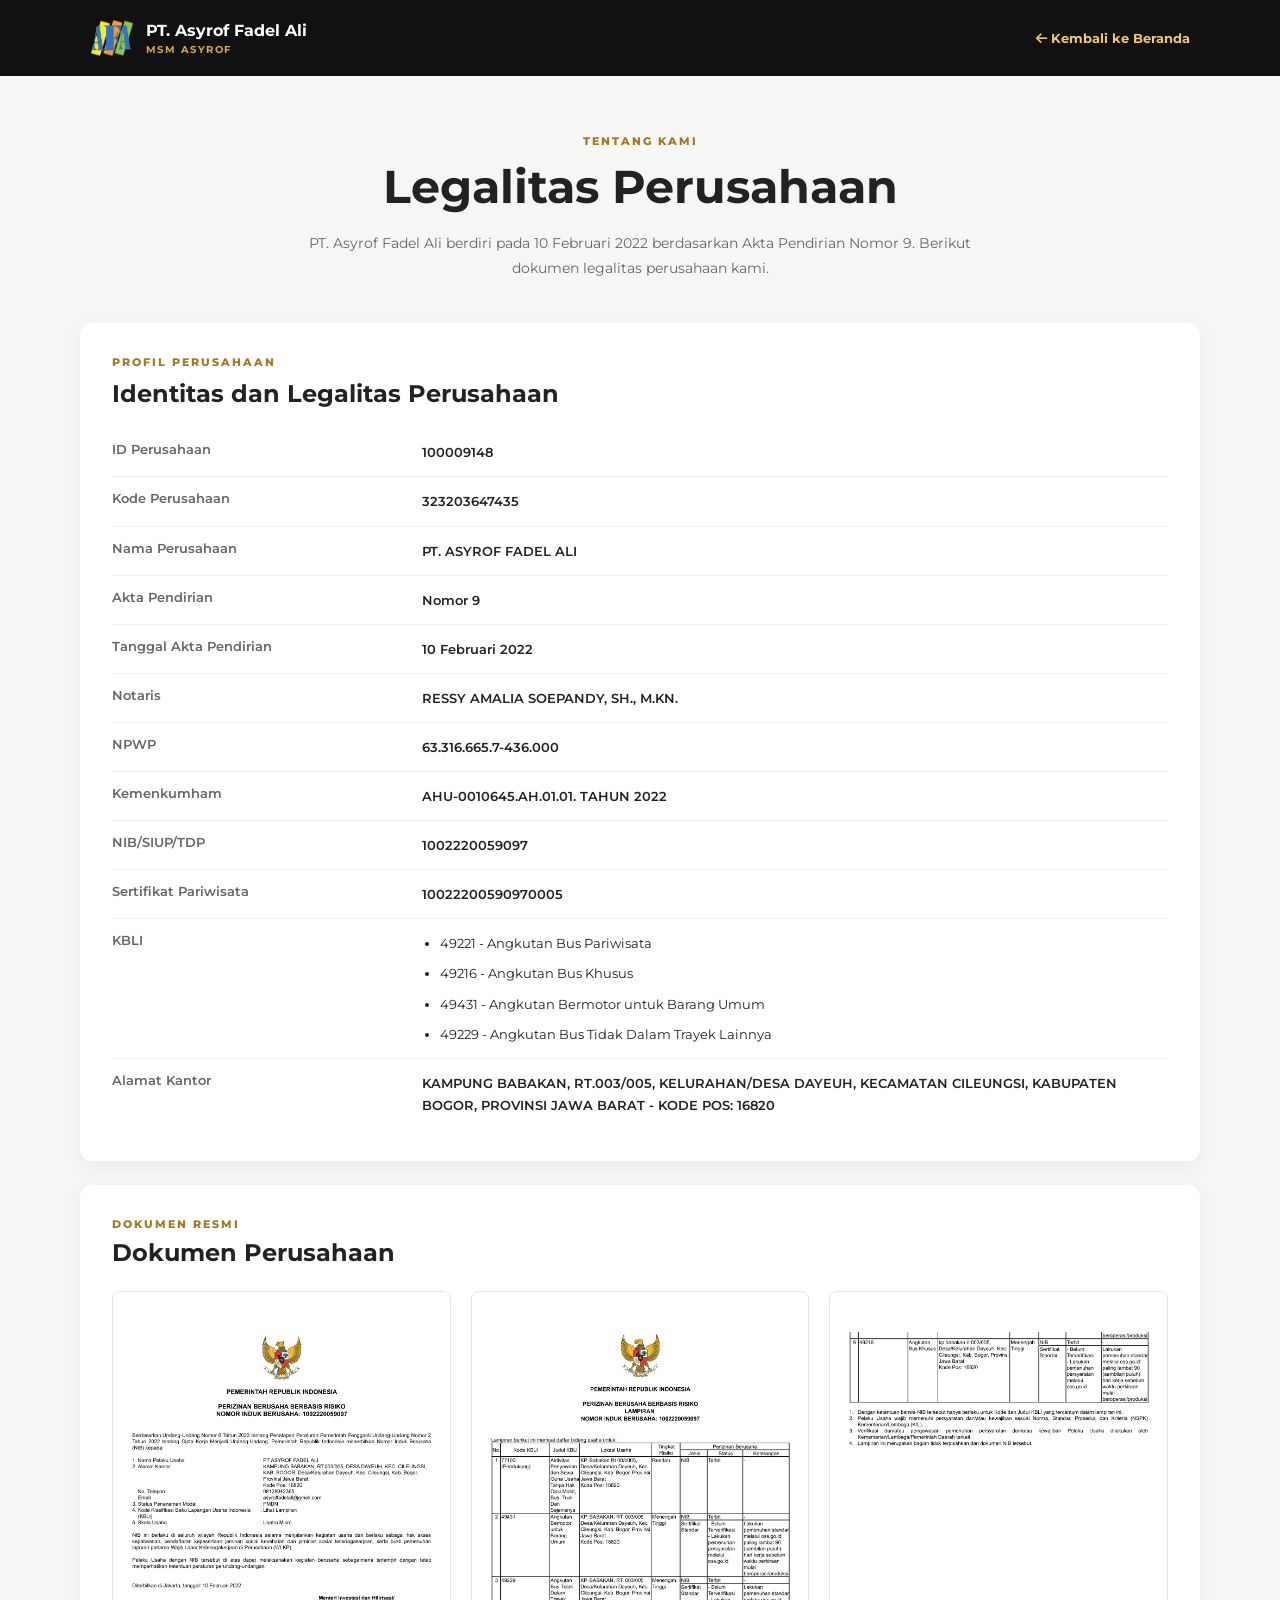
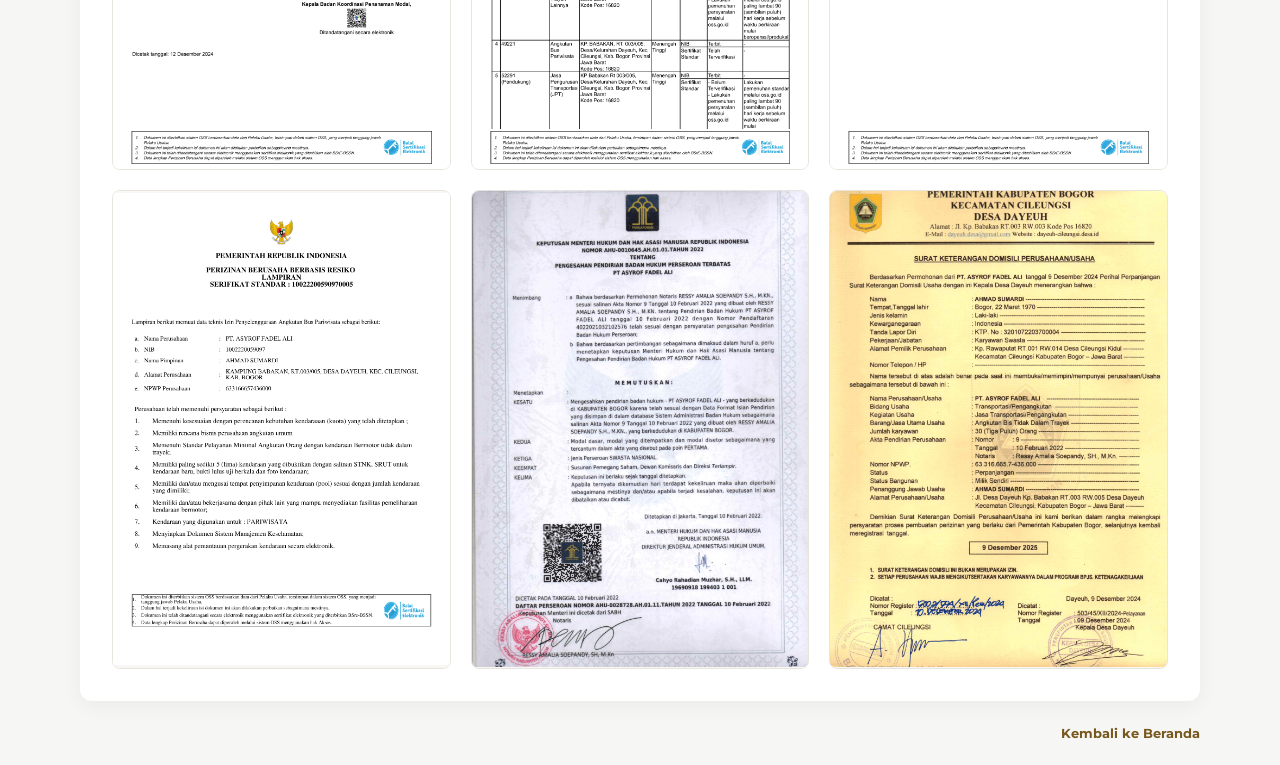
<file: legalitas.html>
<!DOCTYPE html>
<html lang="id">
<head>
    <meta charset="UTF-8">
    <meta name="viewport" content="width=device-width, initial-scale=1.0">
    <meta name="description" content="Profil dan dokumen legalitas PT. Asyrof Fadel Ali.">
    <title>Tentang Kami | PT. Asyrof Fadel Ali</title>
    <link rel="stylesheet" href="legalitas.css">
    <link rel="preconnect" href="https://fonts.googleapis.com">
    <link rel="preconnect" href="https://fonts.gstatic.com" crossorigin>
    <link href="https://fonts.googleapis.com/css2?family=Montserrat:wght@400;500;600;700;800&display=swap" rel="stylesheet">
    <link rel="stylesheet" href="https://cdnjs.cloudflare.com/ajax/libs/font-awesome/6.5.2/css/all.min.css">
</head>
<body>
    <header class="legal-navbar">
        <a class="legal-brand" href="index.html#home">
            <img src="images/logomsm.png" alt="Logo MSM ASYROF">
            <span>PT. Asyrof Fadel Ali<small>MSM ASYROF</small></span>
        </a>
        <a class="legal-home-link" href="index.html#home"><i class="fa-solid fa-arrow-left" aria-hidden="true"></i> Kembali ke Beranda</a>
    </header>

    <main>
        <section class="legal-intro">
            <p class="legal-eyebrow">TENTANG KAMI</p>
            <h1>Legalitas Perusahaan</h1>
            <p class="legal-summary">
                PT. Asyrof Fadel Ali berdiri pada 10 Februari 2022 berdasarkan Akta Pendirian Nomor 9.
                Berikut dokumen legalitas perusahaan kami.
            </p>
        </section>

        <section class="company-information" aria-labelledby="company-information-heading">
            <p class="legal-eyebrow">PROFIL PERUSAHAAN</p>
            <h2 id="company-information-heading">Identitas dan Legalitas Perusahaan</h2>
            <dl class="company-details">
                <div class="company-detail-row">
                    <dt>ID Perusahaan</dt>
                    <dd>100009148</dd>
                </div>
                <div class="company-detail-row">
                    <dt>Kode Perusahaan</dt>
                    <dd>323203647435</dd>
                </div>
                <div class="company-detail-row">
                    <dt>Nama Perusahaan</dt>
                    <dd>PT. ASYROF FADEL ALI</dd>
                </div>
                <div class="company-detail-row">
                    <dt>Akta Pendirian</dt>
                    <dd>Nomor 9</dd>
                </div>
                <div class="company-detail-row">
                    <dt>Tanggal Akta Pendirian</dt>
                    <dd>10 Februari 2022</dd>
                </div>
                <div class="company-detail-row">
                    <dt>Notaris</dt>
                    <dd>RESSY AMALIA SOEPANDY, SH., M.KN.</dd>
                </div>
                <div class="company-detail-row">
                    <dt>NPWP</dt>
                    <dd>63.316.665.7-436.000</dd>
                </div>
                <div class="company-detail-row">
                    <dt>Kemenkumham</dt>
                    <dd>AHU-0010645.AH.01.01. TAHUN 2022</dd>
                </div>
                <div class="company-detail-row">
                    <dt>NIB/SIUP/TDP</dt>
                    <dd>1002220059097</dd>
                </div>
                <div class="company-detail-row">
                    <dt>Sertifikat Pariwisata</dt>
                    <dd>10022200590970005</dd>
                </div>
                <div class="company-detail-row">
                    <dt>KBLI</dt>
                    <dd>
                        <ul class="business-codes">
                            <li>49221 - Angkutan Bus Pariwisata</li>
                            <li>49216 - Angkutan Bus Khusus</li>
                            <li>49431 - Angkutan Bermotor untuk Barang Umum</li>
                            <li>49229 - Angkutan Bus Tidak Dalam Trayek Lainnya</li>
                        </ul>
                    </dd>
                </div>
                <div class="company-detail-row">
                    <dt>Alamat Kantor</dt>
                    <dd>KAMPUNG BABAKAN, RT.003/005, KELURAHAN/DESA DAYEUH, KECAMATAN CILEUNGSI, KABUPATEN BOGOR, PROVINSI JAWA BARAT - KODE POS: 16820</dd>
                </div>
            </dl>
        </section>

        <section class="legal-documents" aria-labelledby="documents-heading">
            <div class="documents-heading">
                <div>
                    <p class="legal-eyebrow">DOKUMEN RESMI</p>
                    <h2 id="documents-heading">Dokumen Perusahaan</h2>
                </div>  
            </div>

            <div class="document-grid">
                <article class="document-card">
                    <a class="document-image-link" href="images/legality1.png" target="_blank" rel="noopener noreferrer" aria-label="Buka gambar Akta Pendirian di tab baru">
                        <img class="document-image" src="images/legality1.png" alt="Akta Pendirian PT. Asyrof Fadel Ali" hidden>
                        <div class="document-placeholder">
                            <i class="fa-regular fa-image" aria-hidden="true"></i>
                            <strong>Akta Pendirian</strong>
                            <span>Tambahkan JPG: <code>images/legalitas/akta-pendirian.jpg</code></span>
                        </div>
                    </a>
                </article>

                <article class="document-card">
                    <a class="document-image-link" href="images/legality2.png" target="_blank" rel="noopener noreferrer" aria-label="Buka gambar SK Kemenkumham di tab baru">
                        <img class="document-image" src="images/legality2.png" alt="Surat Keputusan Kemenkumham" hidden>
                        <div class="document-placeholder">
                            <i class="fa-regular fa-image" aria-hidden="true"></i>
                            <strong>SK Kemenkumham</strong>
                            <span>Tambahkan JPG: <code>images/legalitas/sk-kemenkumham.jpg</code></span>
                        </div>
                    </a>
                </article>

                <article class="document-card">
                    <a class="document-image-link" href="images/legality3.png" target="_blank" rel="noopener noreferrer" aria-label="Buka gambar NIB di tab baru">
                        <img class="document-image" src="images/legality3.png" alt="Nomor Induk Berusaha PT. Asyrof Fadel Ali" hidden>
                        <div class="document-placeholder">
                            <i class="fa-regular fa-image" aria-hidden="true"></i>
                            <strong>Nomor Induk Berusaha (NIB)</strong>
                            <span>Tambahkan JPG: <code>images/legalitas/nib.jpg</code></span>
                        </div>
                    </a>
                </article>

                <article class="document-card">
                    <a class="document-image-link" href="images/legality4.png" target="_blank" rel="noopener noreferrer" aria-label="Buka gambar Sertifikat Standar di tab baru">
                        <img class="document-image" src="images/legality4.png" alt="Sertifikat Standar PT. Asyrof Fadel Ali" hidden>
                        <div class="document-placeholder">
                            <i class="fa-regular fa-image" aria-hidden="true"></i>
                            <strong>Sertifikat Standar</strong>
                            <span>Tambahkan JPG: <code>images/legalitas/sertifikat-standar.jpg</code></span>
                        </div>
                    </a>
                </article>

                <article class="document-card">
                    <a class="document-image-link" href="images/legality5.png" target="_blank" rel="noopener noreferrer" aria-label="Buka gambar Surat Keterangan Domisili di tab baru">
                        <img class="document-image" src="images/legality5.png" alt="Surat Keterangan Domisili Perusahaan" hidden>
                        <div class="document-placeholder">
                            <i class="fa-regular fa-image" aria-hidden="true"></i>
                            <strong>Surat Keterangan Domisili</strong>
                            <span>Tambahkan JPG: <code>images/legalitas/surat-domisili.jpg</code></span>
                        </div>
                    </a>
                </article>

                <article class="document-card">
                    <a class="document-image-link" href="images/legality6.png" target="_blank" rel="noopener noreferrer" aria-label="Buka gambar NPWP di tab baru">
                        <img class="document-image" src="images/legality6.png" alt="NPWP PT. Asyrof Fadel Ali" hidden>
                        <div class="document-placeholder">
                            <i class="fa-regular fa-image" aria-hidden="true"></i>
                            <strong>NPWP Perusahaan</strong>
                            <span>Tambahkan JPG: <code>images/legalitas/npwp.jpg</code></span>
                        </div>
                    </a>
                </article>
                
            </div>
        </section>
    </main>

    <footer class="legal-footer">
        
        <a href="index.html#home">Kembali ke Beranda</a>
    </footer>

    <script src="legalitas.js"></script>
</body>
</html>
</file>
<file: legalitas.css>
* {
    box-sizing: border-box;
}

body {
    margin: 0;
    background: #f6f6f4;
    color: #222;
    font-family: 'Montserrat', sans-serif;
}

a {
    color: inherit;
    text-decoration: none;
}

.legal-navbar {
    min-height: 76px;
    padding: 12px 7%;
    display: flex;
    align-items: center;
    justify-content: space-between;
    gap: 20px;
    background: #111;
    color: #fff;
}

.legal-brand {
    display: inline-flex;
    align-items: center;
    gap: 12px;
    font-weight: 700;
}

.legal-brand img {
    width: 44px;
    height: 44px;
    object-fit: contain;
}

.legal-brand small {
    display: block;
    margin-top: 3px;
    color: #d6a84f;
    font-size: 10px;
    letter-spacing: 1.5px;
}

.legal-home-link {
    color: #f0c66f;
    font-size: 13px;
    font-weight: 700;
}

main {
    width: min(1120px, 90%);
    margin: 0 auto;
}

.legal-intro {
    padding: 58px 0 42px;
    text-align: center;
}

.legal-eyebrow {
    margin: 0 0 10px;
    color: #a47a29;
    font-size: 11px;
    font-weight: 800;
    letter-spacing: 2px;
}

.legal-intro h1 {
    margin: 0;
    font-size: clamp(32px, 5vw, 46px);
}

.legal-summary {
    max-width: 700px;
    margin: 16px auto 0;
    color: #666;
    font-size: 14px;
    line-height: 1.8;
}

.company-information {
    margin-bottom: 24px;
    padding: 32px;
    border-radius: 12px;
    background: #fff;
    box-shadow: 0 5px 20px rgba(0, 0, 0, .05);
}

.company-information h2 {
    margin: 0 0 20px;
    font-size: 24px;
}

.company-details {
    margin: 0;
}

.company-detail-row {
    display: grid;
    grid-template-columns: minmax(180px, .7fr) minmax(0, 1.8fr);
    gap: 20px;
    padding: 13px 0;
    border-bottom: 1px solid #eee;
}

.company-detail-row:last-child {
    border-bottom: 0;
}

.company-detail-row dt {
    color: #666;
    font-size: 13px;
    font-weight: 600;
}

.company-detail-row dd {
    margin: 0;
    font-size: 13px;
    font-weight: 600;
    line-height: 1.7;
    overflow-wrap: anywhere;
}

.business-codes {
    display: grid;
    gap: 8px;
    margin: 0;
    padding-left: 18px;
    font-weight: 400;
}

.legal-documents {
    padding: 32px;
    border-radius: 12px;
    background: #fff;
    box-shadow: 0 5px 20px rgba(0, 0, 0, .05);
}

.documents-heading {
    display: flex;
    align-items: end;
    justify-content: space-between;
    gap: 20px;
    margin-bottom: 24px;
}

.documents-heading .legal-eyebrow {
    margin-bottom: 7px;
}

.documents-heading h2 {
    margin: 0;
    font-size: 24px;
}

.documents-note {
    margin: 0;
    color: #777;
    font-size: 12px;
}

.document-grid {
    display: grid;
    grid-template-columns: repeat(3, minmax(0, 1fr));
    gap: 20px;
}

.document-card {
    min-width: 0;
}

.document-image-link {
    position: relative;
    display: block;
    height: auto;
    aspect-ratio: 1 / 1.414;
    overflow: hidden;
    border: 1px solid #e8e5de;
    border-radius: 8px;
    background: #f8f7f4;
}

.document-image {
    display: block;
    width: 100%;
    height: 100%;
    object-fit: contain;
    background: #f8f7f4;
}

.document-placeholder {
    height: 100%;
    display: flex;
    flex-direction: column;
    align-items: center;
    justify-content: center;
    gap: 10px;
    padding: 20px;
    color: #666;
    text-align: center;
}

.document-placeholder i {
    color: #b18335;
    font-size: 34px;
}

.document-placeholder strong {
    color: #333;
    font-size: 14px;
}

.document-placeholder span {
    font-size: 11px;
    line-height: 1.7;
    overflow-wrap: anywhere;
}

.document-placeholder code {
    color: #76571d;
}

.document-card h3 {
    margin: 12px 2px 0;
    font-size: 13px;
    line-height: 1.5;
}

.legal-footer {
    width: min(1120px, 90%);
    margin: 0 auto;
    padding: 24px 0;
    display: flex;
    justify-content: flex-end;
    gap: 16px;
    color: #777;
    font-size: 13px;
}

.legal-footer a {
    color: #76571d;
    font-weight: 700;
}

@media (max-width: 800px) {
    .document-grid {
        grid-template-columns: repeat(2, minmax(0, 1fr));
    }

}

@media (max-width: 560px) {
    .legal-navbar {
        align-items: flex-start;
        flex-direction: column;
        padding: 14px 5%;
    }

    main,
    .legal-footer {
        width: 92%;
    }

    .legal-intro {
        padding: 42px 0 30px;
    }

    .legal-documents {
        padding: 22px 16px;
    }

    .company-information {
        padding: 22px 16px;
    }

    .documents-heading,
    .legal-footer {
        align-items: flex-start;
        flex-direction: column;
    }

    .company-detail-row {
        grid-template-columns: 1fr;
        gap: 5px;
    }

    .document-grid {
        grid-template-columns: repeat(2, minmax(0, 1fr));
        gap: 12px;
    }

}
</file>
